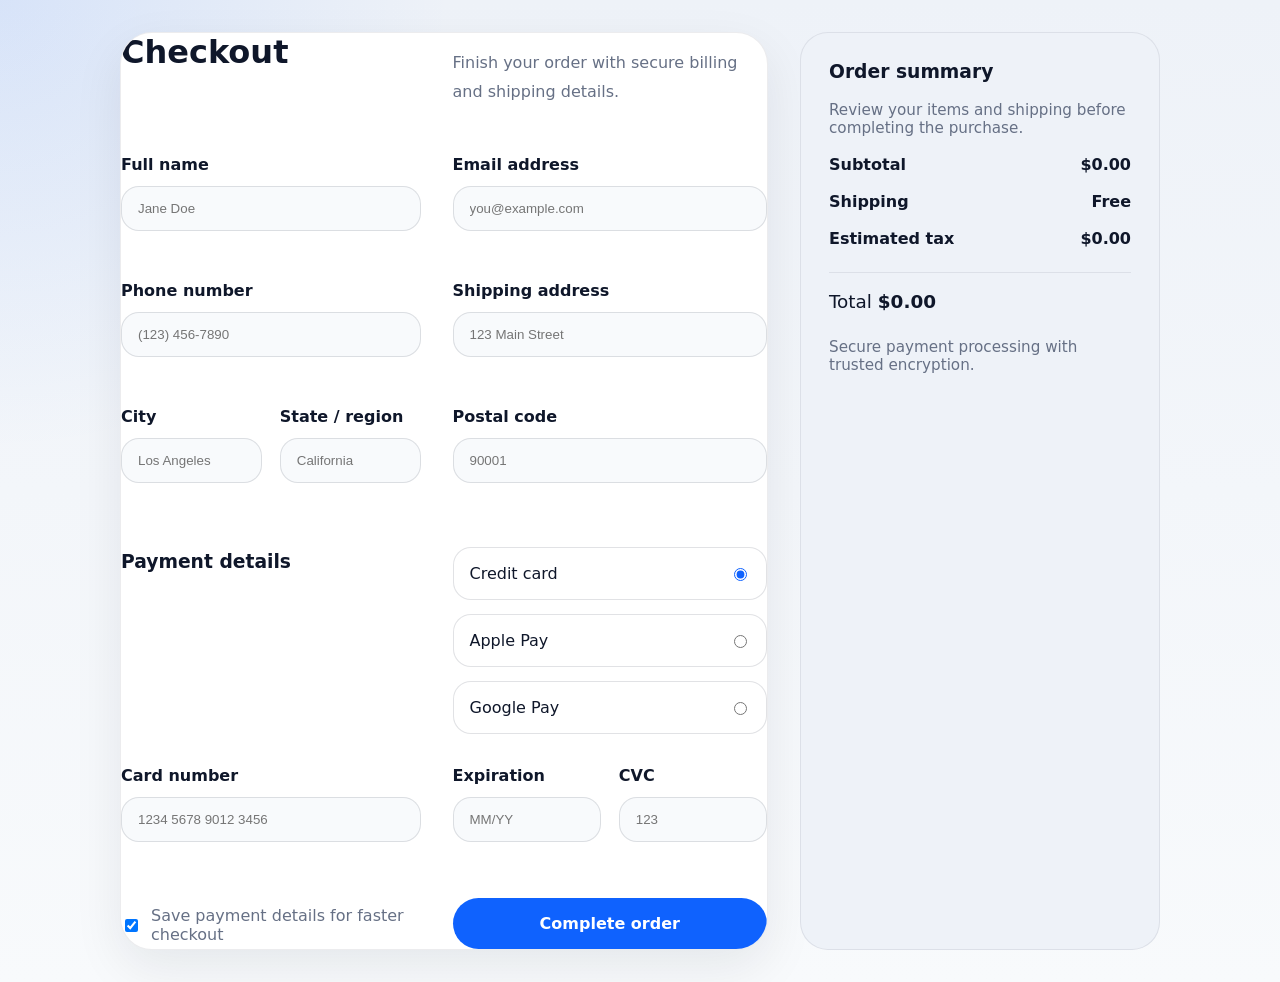
<file: checkout.html>
<!DOCTYPE html>
<html lang="en">
<head>
  <meta charset="UTF-8">
  <meta name="viewport" content="width=device-width, initial-scale=1.0">
  <title>Checkout | ShoeStore</title>
  <link rel="stylesheet" href="style.css">
</head>
<body class="center">
  <div class="form-wrapper">
    <div class="checkout-grid">
      <div class="form-card panel">
        <h2>Checkout</h2>
        <p>Finish your order with secure billing and shipping details.</p>

        <div class="input-group">
          <label for="fullname">Full name</label>
          <input id="fullname" type="text" placeholder="Jane Doe">
        </div>

        <div class="input-group">
          <label for="email">Email address</label>
          <input id="email" type="email" placeholder="you@example.com">
        </div>

        <div class="input-group">
          <label for="phone">Phone number</label>
          <input id="phone" type="tel" placeholder="(123) 456-7890">
        </div>

        <div class="input-group">
          <label for="address">Shipping address</label>
          <input id="address" type="text" placeholder="123 Main Street">
        </div>

        <div class="form-row">
          <div class="input-group">
            <label for="city">City</label>
            <input id="city" type="text" placeholder="Los Angeles">
          </div>
          <div class="input-group">
            <label for="state">State / region</label>
            <input id="state" type="text" placeholder="California">
          </div>
        </div>

        <div class="input-group">
          <label for="postal">Postal code</label>
          <input id="postal" type="text" placeholder="90001">
        </div>

        <h3>Payment details</h3>
        <div class="payment-methods">
          <label class="payment-option">
            <span>Credit card</span>
            <input type="radio" name="payment" checked>
          </label>
          <label class="payment-option">
            <span>Apple Pay</span>
            <input type="radio" name="payment">
          </label>
          <label class="payment-option">
            <span>Google Pay</span>
            <input type="radio" name="payment">
          </label>
        </div>

        <div class="input-group">
          <label for="cardnumber">Card number</label>
          <input id="cardnumber" type="text" placeholder="1234 5678 9012 3456">
        </div>

        <div class="form-row">
          <div class="input-group">
            <label for="expiry">Expiration</label>
            <input id="expiry" type="text" placeholder="MM/YY">
          </div>
          <div class="input-group">
            <label for="cvc">CVC</label>
            <input id="cvc" type="text" placeholder="123">
          </div>
        </div>

        <label class="checkbox-label">
          <input type="checkbox" checked>
          Save payment details for faster checkout
        </label>

        <button class="primary-button" onclick="pay()">Complete order</button>
      </div>

      <aside class="summary-card">
        <h3>Order summary</h3>
        <p class="secondary-note">Review your items and shipping before completing the purchase.</p>
        <div class="summary-row">
          <span>Subtotal</span>
          <span>$0.00</span>
        </div>
        <div class="summary-row">
          <span>Shipping</span>
          <span>Free</span>
        </div>
        <div class="summary-row">
          <span>Estimated tax</span>
          <span>$0.00</span>
        </div>
        <div class="summary-total">
          <span>Total</span>
          <strong>$0.00</strong>
        </div>

        <div class="secondary-note" style="margin-top: 26px;">Secure payment processing with trusted encryption.</div>
      </aside>
    </div>
  </div>

  <script>
    function pay(){
      alert("Payment Successful! Thank you for shopping with ShoeStore.");
      window.location.href = "index.html";
    }
  </script>
</body>
</html>
</file>
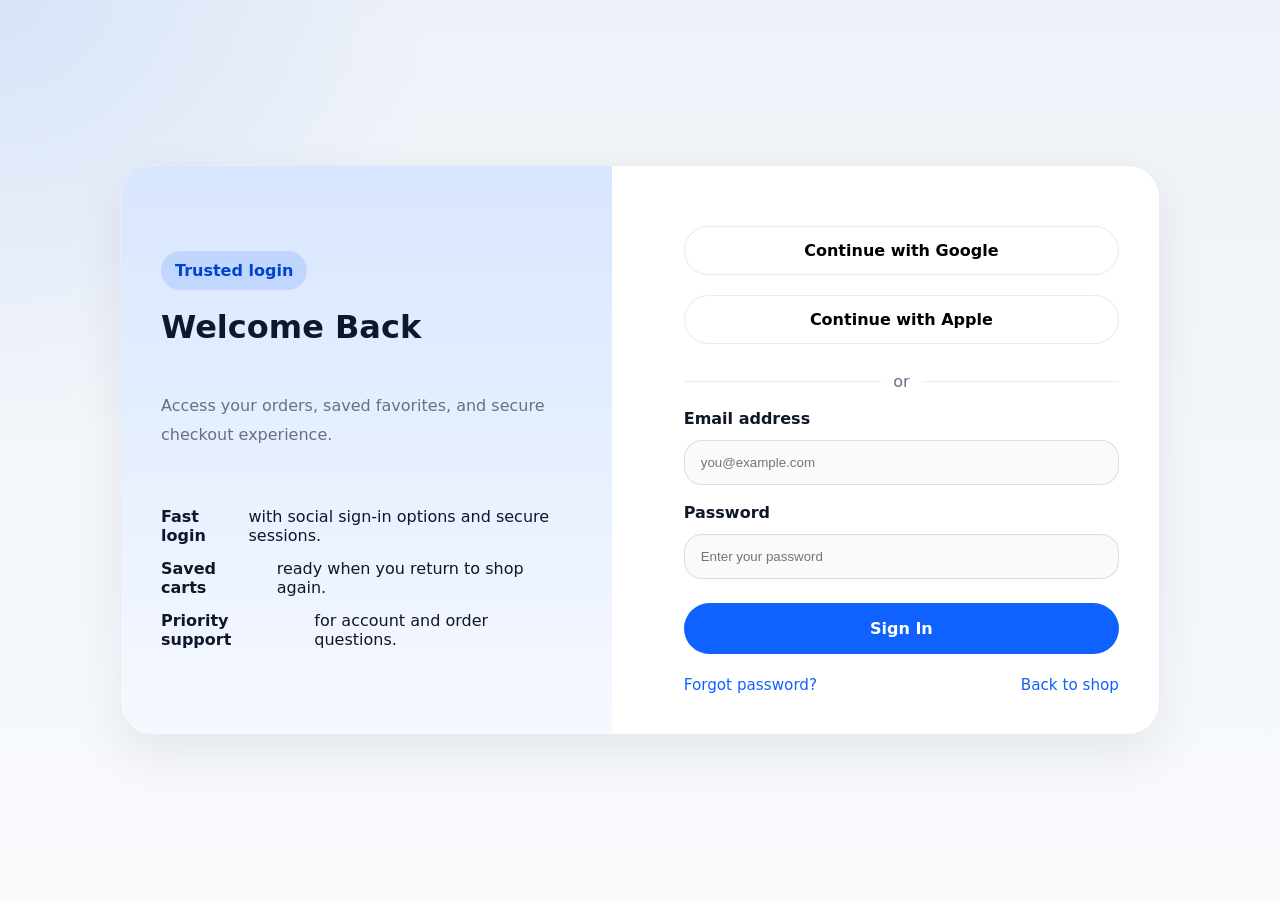
<file: login.html>
<!DOCTYPE html>
<html lang="en">
<head>
  <meta charset="UTF-8">
  <meta name="viewport" content="width=device-width, initial-scale=1.0">
  <title>Login | ShoeStore</title>
  <link rel="stylesheet" href="style.css">
</head>
<body class="center">
  <div class="form-wrapper">
    <div class="form-card">
      <div class="panel panel--accent">
        <span class="highlight-pill">Trusted login</span>
        <h2>Welcome Back</h2>
        <p>Access your orders, saved favorites, and secure checkout experience.</p>

        <ul class="stats-list">
          <li><strong>Fast login</strong> with social sign-in options and secure sessions.</li>
          <li><strong>Saved carts</strong> ready when you return to shop again.</li>
          <li><strong>Priority support</strong> for account and order questions.</li>
        </ul>
      </div>

      <div class="panel">
        <button class="social-btn" onclick="login()">Continue with Google</button>
        <button class="social-btn" onclick="login()">Continue with Apple</button>

        <div class="divider"><span>or</span></div>

        <div class="input-group">
          <label for="login-email">Email address</label>
          <input id="login-email" type="email" placeholder="you@example.com">
        </div>
        <div class="input-group">
          <label for="login-password">Password</label>
          <input id="login-password" type="password" placeholder="Enter your password">
        </div>

        <button class="primary-button" onclick="login()">Sign In</button>

        <div class="form-footer">
          <a href="#">Forgot password?</a>
          <a href="index.html">Back to shop</a>
        </div>
      </div>
    </div>
  </div>

  <script>
    function login(){
      alert("Login successful!");
      window.location.href="index.html";
    }
  </script>
</body>
</html>
</file>
<file: style.css>
:root {
  color-scheme: light;
  font-family: Inter, system-ui, -apple-system, BlinkMacSystemFont, 'Segoe UI', sans-serif;
  --page-bg: #f4f6fb;
  --surface: #ffffff;
  --surface-alt: #eef2f8;
  --text: #0f172a;
  --muted: #667085;
  --primary: #0f62fe;
  --primary-strong: #0043ce;
  --border: rgba(15, 23, 42, 0.08);
  --shadow: 0 18px 50px rgba(15, 23, 42, 0.08);
}

* {
  box-sizing: border-box;
}

body {
  margin: 0;
  min-height: 100vh;
  background: radial-gradient(circle at top, rgba(15, 98, 254, 0.12), transparent 35%),
    linear-gradient(180deg, #eef2f8 0%, #f8fafc 100%);
  color: var(--text);
}

img {
  max-width: 100%;
  display: block;
}

a {
  color: inherit;
  text-decoration: none;
}

button {
  border: none;
  cursor: pointer;
  font: inherit;
}

header {
  position: sticky;
  top: 0;
  z-index: 10;
  backdrop-filter: blur(14px);
  background: rgba(255, 255, 255, 0.9);
  border-bottom: 1px solid rgba(15, 23, 42, 0.08);
}

.navbar {
  max-width: 1180px;
  margin: 0 auto;
  padding: 18px 24px;
  display: flex;
  align-items: center;
  justify-content: space-between;
  gap: 16px;
}

.logo {
  font-size: 1.25rem;
  font-weight: 700;
  letter-spacing: -0.03em;
  color: var(--text);
}

.nav-links {
  display: flex;
  align-items: center;
  gap: 24px;
  list-style: none;
  margin: 0;
  padding: 0;
}

.nav-links a {
  color: var(--text);
  font-weight: 500;
  transition: color 0.2s ease;
}

.nav-links a:hover {
  color: var(--primary);
}

.nav-actions {
  display: flex;
  align-items: center;
  gap: 10px;
}

.icon-btn {
  background: rgba(15, 98, 254, 0.08);
  color: var(--text);
  padding: 0.85rem 1rem;
  border-radius: 999px;
  transition: background 0.2s ease;
}

.icon-btn:hover {
  background: rgba(15, 98, 254, 0.18);
}

.menu-btn {
  display: none;
}

main {
  max-width: 1180px;
  margin: 0 auto;
  padding: 32px 24px 56px;
}

.hero {
  display: grid;
  grid-template-columns: 1.2fr 1fr;
  align-items: center;
  gap: 40px;
  padding: 64px 0;
}

.hero-copy {
  max-width: 600px;
}

.eyebrow {
  display: inline-flex;
  font-size: 0.9rem;
  font-weight: 700;
  color: var(--primary-strong);
  letter-spacing: 0.08em;
  text-transform: uppercase;
  margin-bottom: 18px;
}

.hero-copy h1 {
  margin: 0 0 18px;
  font-size: clamp(2.5rem, 4vw, 4.5rem);
  line-height: 1.02;
}

.hero-copy p {
  max-width: 540px;
  color: var(--muted);
  line-height: 1.85;
  margin-bottom: 28px;
}

.hero-actions {
  display: flex;
  flex-wrap: wrap;
  gap: 14px;
}

.hero-actions button,
.secondary-btn {
  padding: 14px 26px;
  border-radius: 999px;
  font-weight: 700;
}

.hero-actions button {
  background: var(--primary);
  color: white;
}

.secondary-btn {
  border: 1px solid rgba(15, 98, 254, 0.2);
  color: var(--text);
  background: transparent;
}

.hero-visual {
  overflow: hidden;
  border-radius: 32px;
  box-shadow: var(--shadow);
}

.hero-visual img {
  height: 100%;
  width: 100%;
  object-fit: cover;
}

.feature-strip {
  display: grid;
  grid-template-columns: repeat(3, minmax(0, 1fr));
  gap: 18px;
  margin: 24px 0 48px;
}

.feature-strip div {
  background: var(--surface);
  padding: 24px;
  border-radius: 24px;
  border: 1px solid var(--border);
  color: var(--text);
  font-weight: 600;
}

.section-heading {
  text-align: center;
  margin-bottom: 28px;
}

.section-heading span {
  color: var(--primary);
  font-weight: 700;
  letter-spacing: 0.08em;
  text-transform: uppercase;
}

.section-heading h2 {
  margin: 12px 0 0;
  font-size: clamp(1.9rem, 3vw, 2.8rem);
}

.product-grid {
  display: grid;
  grid-template-columns: repeat(4, minmax(0, 1fr));
  gap: 24px;
}

.card {
  background: var(--surface);
  border: 1px solid var(--border);
  border-radius: 32px;
  overflow: hidden;
  transition: transform 0.3s ease, box-shadow 0.3s ease;
  box-shadow: 0 8px 24px rgba(15, 23, 42, 0.08);
}

.card:hover {
  transform: translateY(-8px);
}

.card img {
  width: 100%;
  height: 260px;
  object-fit: cover;
}

.card-content {
  padding: 22px;
}

.brand {
  margin: 0 0 10px;
  color: var(--primary-strong);
  font-size: 0.95rem;
  font-weight: 700;
}

.card h3 {
  margin: 0 0 12px;
  font-size: 1.2rem;
}

.price {
  margin: 0 0 20px;
  color: var(--muted);
  font-weight: 600;
}

.card button {
  width: 100%;
  padding: 14px 0;
  border-radius: 999px;
  background: var(--primary);
  color: white;
  transition: background 0.2s ease;
}

.card button:hover {
  background: var(--primary-strong);
}

.highlights {
  display: grid;
  grid-template-columns: repeat(3, minmax(0, 1fr));
  gap: 24px;
  margin-top: 56px;
}

.highlights div {
  background: var(--surface-alt);
  padding: 28px;
  border-radius: 28px;
  border: 1px solid var(--border);
}

.highlights h3 {
  margin-top: 0;
}

.cart {
  position: fixed;
  right: -360px;
  top: 0;
  width: min(360px, 100%);
  height: 100vh;
  padding: 24px;
  background: #ffffff;
  box-shadow: -24px 0 60px rgba(15, 23, 42, 0.16);
  transition: right 0.3s ease;
  z-index: 20;
  display: flex;
  flex-direction: column;
}

.cart.show {
  right: 0;
}

.cart-header {
  display: flex;
  align-items: center;
  justify-content: space-between;
  gap: 12px;
}

.close-cart {
  background: transparent;
  font-size: 1.1rem;
  padding: 10px;
  border-radius: 50%;
}

#cart-items {
  list-style: none;
  padding: 0;
  margin: 24px 0 0;
  flex: 1;
  overflow-y: auto;
}

#cart-items li {
  padding: 14px 0;
  border-bottom: 1px solid rgba(15, 23, 42, 0.08);
  color: var(--text);
}

.cart-total {
  font-size: 1.15rem;
  font-weight: 700;
  margin: 20px 0;
}

.cart-actions {
  display: grid;
  gap: 14px;
}

.cart-actions button {
  width: 100%;
  padding: 14px 0;
  border-radius: 999px;
  background: var(--primary);
  color: white;
}

.cart-actions button:first-child {
  background: rgba(15, 98, 254, 0.12);
  color: var(--text);
}

.center {
  min-height: 100vh;
  display: flex;
  justify-content: center;
  align-items: center;
  padding: 32px 24px;
  background: radial-gradient(circle at top left, rgba(15, 98, 254, 0.1), transparent 28%),
    linear-gradient(180deg, #eef2f8 0%, #f8fafc 100%);
}

.form-wrapper {
  width: min(1040px, 100%);
}

.form-card {
  display: grid;
  grid-template-columns: 1fr 1.05fr;
  gap: 32px;
  background: var(--surface);
  border: 1px solid var(--border);
  border-radius: 32px;
  box-shadow: var(--shadow);
  overflow: hidden;
  width: 100%;
}

.form-card .panel {
  padding: 40px;
}

.form-card .panel--accent {
  background: linear-gradient(180deg, rgba(15, 98, 254, 0.16), rgba(15, 98, 254, 0.04));
  display: flex;
  flex-direction: column;
  justify-content: center;
  gap: 18px;
}

.form-card h2 {
  margin: 0 0 12px;
  font-size: clamp(2rem, 2.3vw, 2.5rem);
}

.form-card p {
  color: var(--muted);
  line-height: 1.8;
}

.stats-list {
  list-style: none;
  padding: 0;
  margin: 24px 0 0;
  display: grid;
  gap: 14px;
}

.stats-list li {
  display: flex;
  align-items: flex-start;
  gap: 12px;
}

.stats-list strong {
  color: var(--text);
  font-weight: 700;
}

.highlight-pill {
  display: inline-flex;
  align-items: center;
  padding: 10px 14px;
  border-radius: 999px;
  background: rgba(15, 98, 254, 0.14);
  color: var(--primary-strong);
  font-weight: 700;
  width: fit-content;
}

.social-btn {
  width: 100%;
  border-radius: 999px;
  padding: 14px 18px;
  margin-top: 20px;
  background: white;
  border: 1px solid var(--border);
  display: inline-flex;
  align-items: center;
  justify-content: center;
  gap: 12px;
  font-weight: 700;
}

.divider {
  display: flex;
  align-items: center;
  gap: 12px;
  margin: 28px 0 18px;
  color: var(--muted);
}

.divider::before,
.divider::after {
  content: '';
  flex: 1;
  height: 1px;
  background: var(--border);
}

.input-group {
  display: grid;
  gap: 12px;
  margin-bottom: 18px;
}

.input-group label {
  font-weight: 600;
  color: var(--text);
}

.input-group input,
.input-group select {
  width: 100%;
  padding: 14px 16px;
  border-radius: 18px;
  border: 1px solid rgba(15, 23, 42, 0.12);
  background: #f8fafc;
}

.input-group input:focus,
.input-group select:focus {
  outline: 2px solid rgba(15, 98, 254, 0.18);
  border-color: rgba(15, 98, 254, 0.3);
}

.primary-button {
  width: 100%;
  border-radius: 999px;
  padding: 16px 18px;
  background: var(--primary);
  color: white;
  font-weight: 700;
  margin-top: 6px;
}

.secondary-note {
  margin-top: 16px;
  font-size: 0.95rem;
  color: var(--muted);
}

.form-footer {
  display: flex;
  justify-content: space-between;
  gap: 12px;
  margin-top: 22px;
  font-size: 0.95rem;
  color: var(--muted);
}

.form-footer a {
  color: var(--primary);
}

.checkout-grid {
  display: grid;
  grid-template-columns: 1fr 360px;
  gap: 32px;
}

.summary-card {
  background: var(--surface-alt);
  border: 1px solid var(--border);
  border-radius: 28px;
  padding: 28px;
}

.summary-card h3 {
  margin-top: 0;
}

.summary-row {
  display: flex;
  justify-content: space-between;
  gap: 12px;
  margin: 18px 0;
  font-weight: 600;
}

.summary-total {
  margin-top: 24px;
  padding-top: 18px;
  border-top: 1px solid rgba(15, 23, 42, 0.08);
  font-size: 1.15rem;
}

.checkbox-label {
  display: flex;
  align-items: center;
  gap: 10px;
  margin-top: 10px;
  color: var(--muted);
}

.payment-methods {
  display: grid;
  gap: 14px;
  margin-top: 14px;
}

.payment-option {
  border-radius: 18px;
  border: 1px solid rgba(15, 23, 42, 0.12);
  padding: 16px;
  display: flex;
  align-items: center;
  justify-content: space-between;
  background: white;
}

.payment-option input {
  accent-color: var(--primary);
}

.form-row {
  display: grid;
  grid-template-columns: repeat(2, minmax(0, 1fr));
  gap: 18px;
}

@media (max-width: 920px) {
  .form-card,
  .checkout-grid {
    grid-template-columns: 1fr;
  }
}

@media (max-width: 680px) {
  .center {
    padding: 18px;
  }

  .form-card {
    border-radius: 24px;
  }

  .nav-actions {
    gap: 6px;
  }
}

footer {
  text-align: center;
  padding: 24px 0;
  color: var(--muted);
}

.dark {
  --page-bg: #090b12;
  --surface: #111827;
  --surface-alt: #111827;
  --text: #f8fafc;
  --muted: #cbd5e1;
  --border: rgba(255, 255, 255, 0.08);
  --shadow: 0 18px 50px rgba(0, 0, 0, 0.35);
  background: #090b12;
}

.dark header {
  background: rgba(15, 23, 42, 0.92);
}

.dark .feature-strip div,
.dark .card,
.dark .highlights div,
.dark .cart {
  background: #111827;
}

.dark .hero-copy p,
.dark .price,
.dark footer,
.dark .feature-strip div,
.dark .highlights div,
.dark #cart-items li {
  color: var(--muted);
}

.dark .nav-links a,
.dark .logo,
.dark .eyebrow,
.dark .section-heading span,
.dark .card h3,
.dark .brand,
.dark .cart-header h2,
.dark .cart-total,
.dark .icon-btn {
  color: var(--text);
}

@media (max-width: 1024px) {
  .product-grid {
    grid-template-columns: repeat(3, minmax(0, 1fr));
  }

  .feature-strip,
  .highlights {
    grid-template-columns: 1fr 1fr;
  }
}

@media (max-width: 768px) {
  .hero {
    grid-template-columns: 1fr;
    text-align: center;
  }

  .hero-visual {
    max-height: 420px;
  }

  .nav-links {
    display: none;
    position: absolute;
    top: 100%;
    right: 0;
    width: 100%;
    background: rgba(255, 255, 255, 0.98);
    flex-direction: column;
    padding: 18px 24px 24px;
    border-bottom: 1px solid rgba(15, 23, 42, 0.08);
  }

  .nav-links.show {
    display: flex;
  }

  .nav-actions {
    gap: 8px;
  }

  .menu-btn {
    display: inline-flex;
  }

  .product-grid {
    grid-template-columns: 1fr;
  }

  .feature-strip,
  .highlights {
    grid-template-columns: 1fr;
  }
}
</file>
